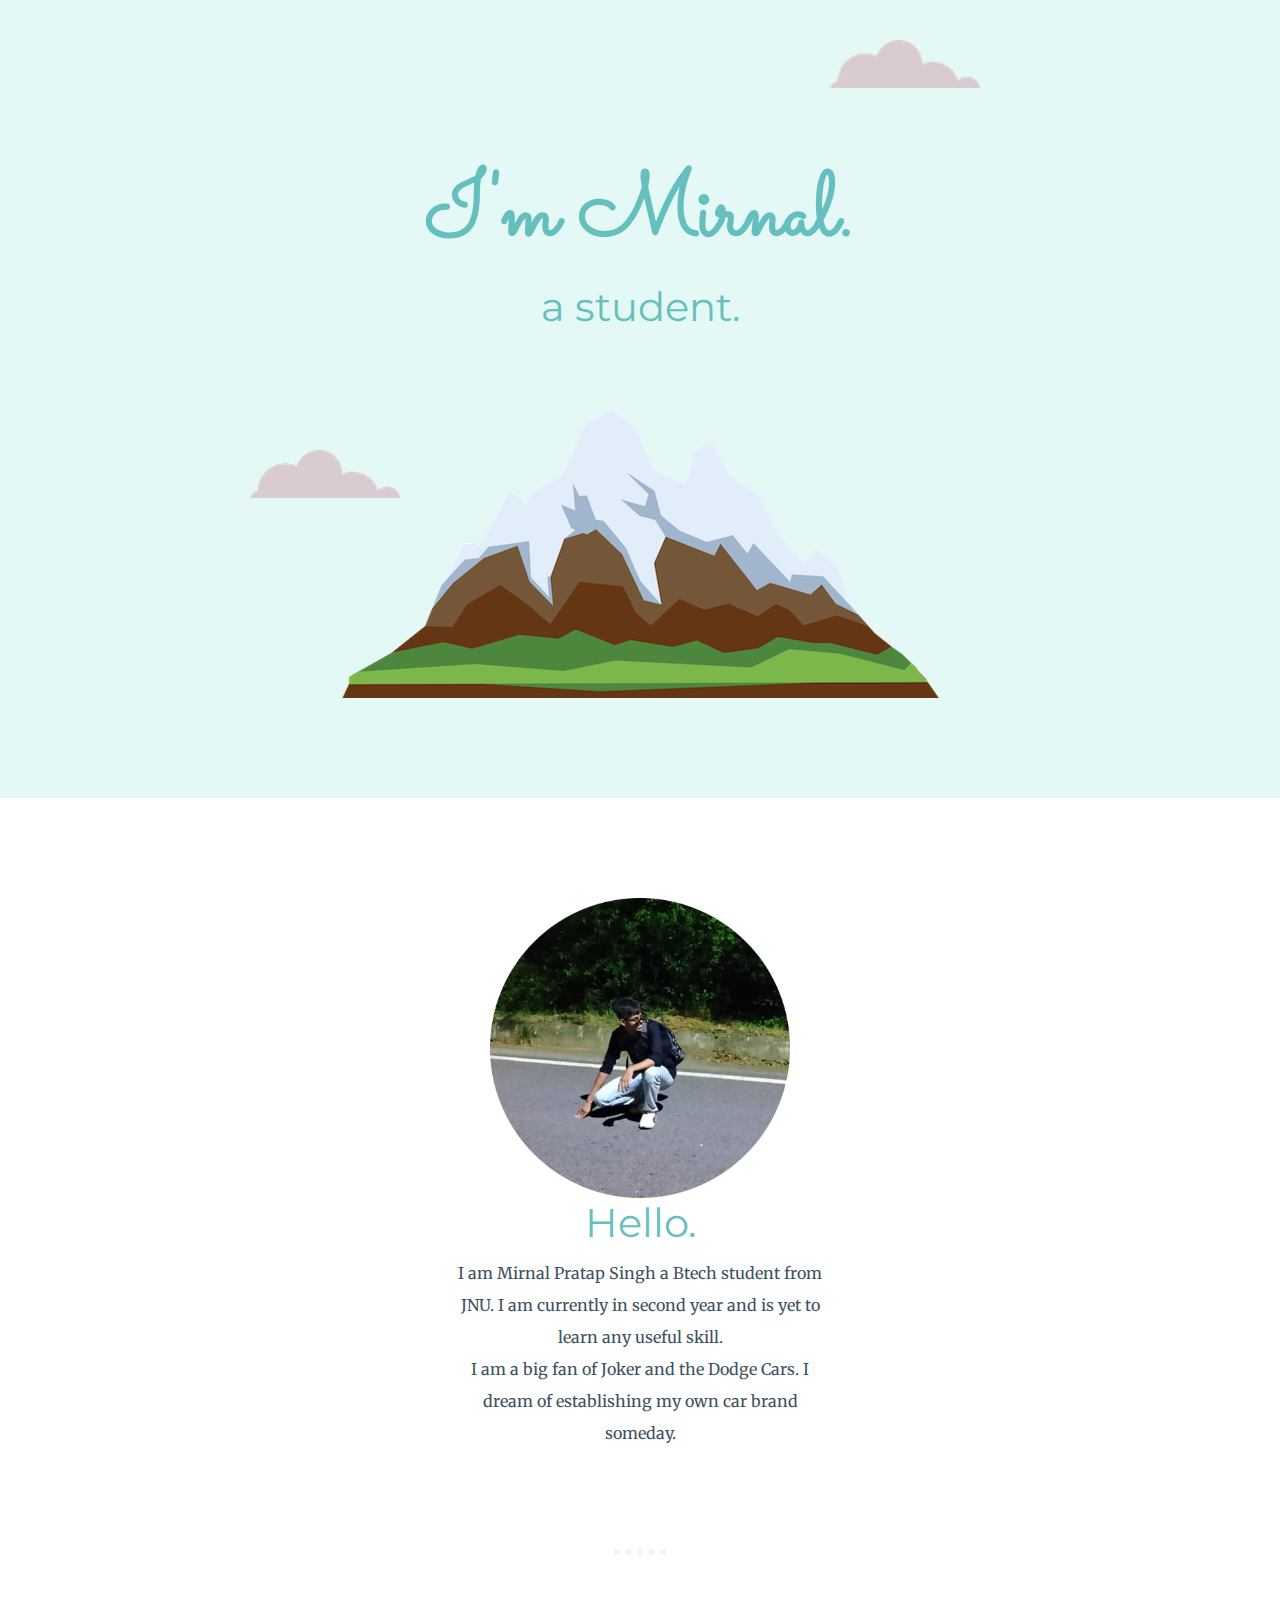
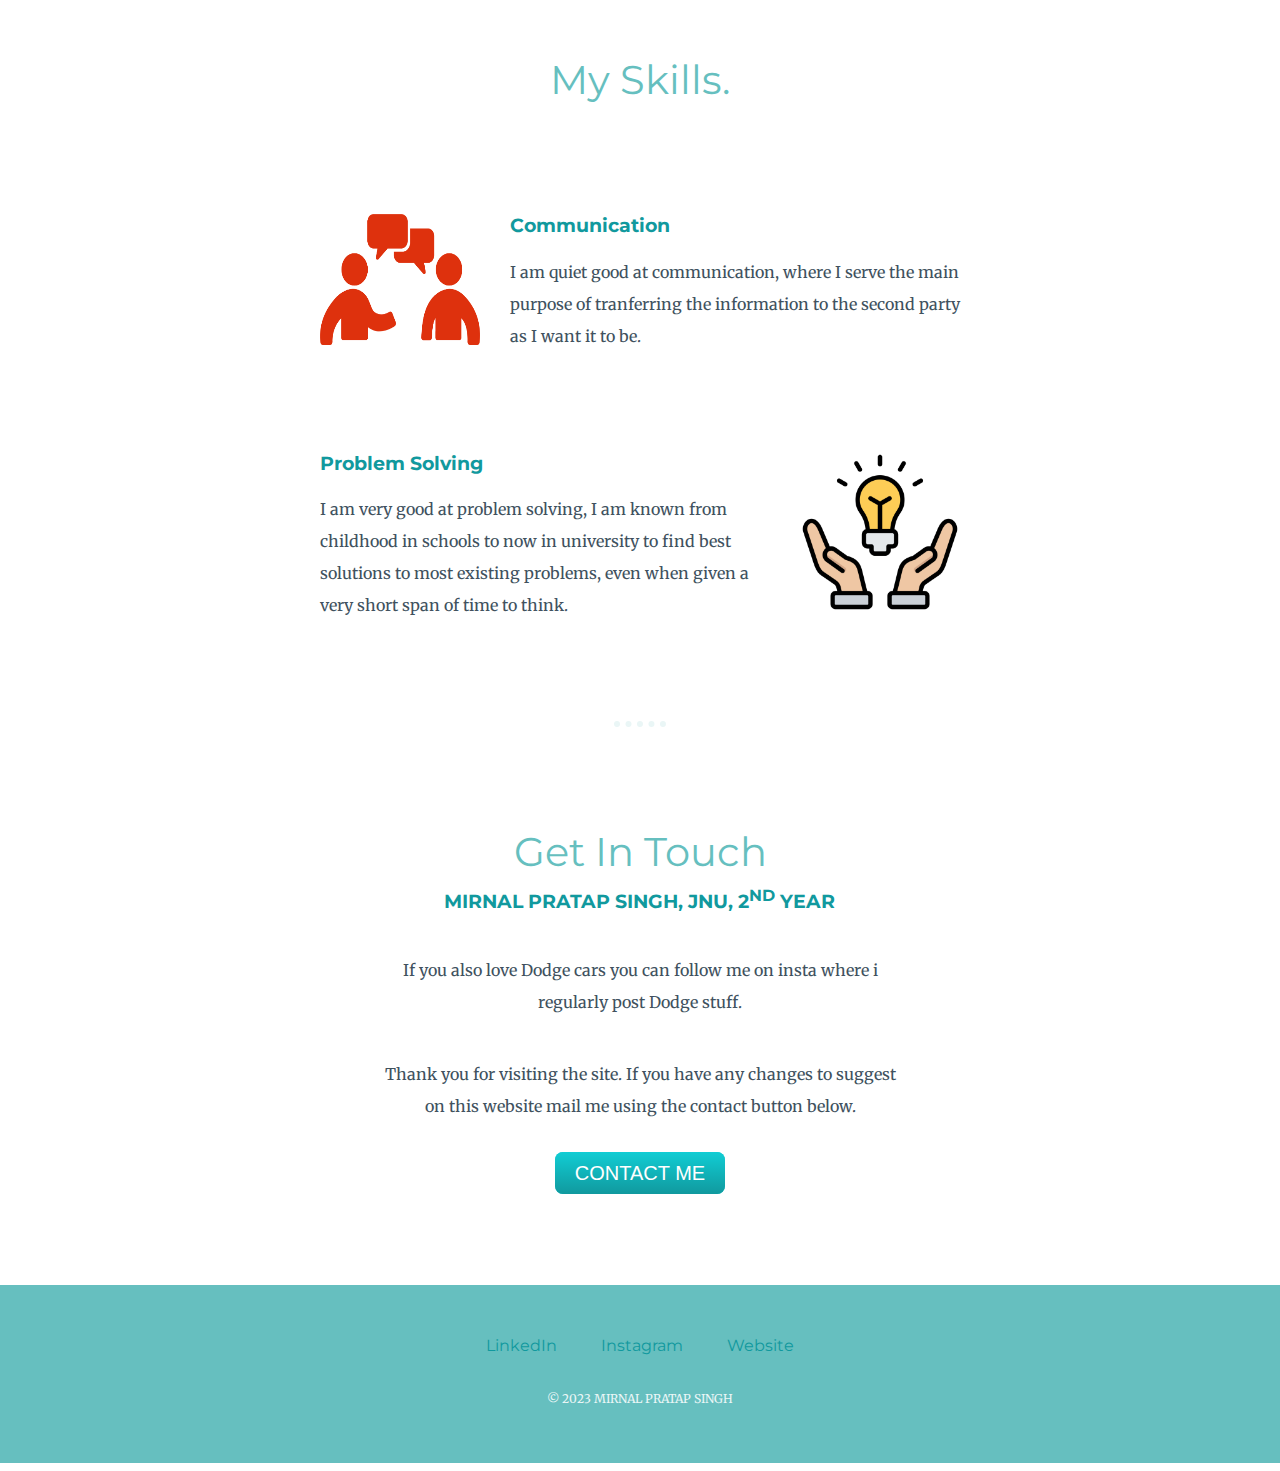
<file: index.html>
<html>
    <head>
        <meta charset="utf-8">
        <title>Mirnal Pratap Singh</title>
        <link rel="stylesheet" href="css/styles.css">
        <link rel="icon" href="images/favicon.ico">
        <link rel="preconnect" href="https://fonts.googleapis.com">
        <link rel="preconnect" href="https://fonts.gstatic.com" crossorigin>
        <link href="https://fonts.googleapis.com/css2?family=Merriweather&family=Montserrat&family=Sacramento&display=swap" rel="stylesheet">
    </head>
    <body>
        <div class="top">
            <img src="images/cloud.png" alt="cloud" class="cloud1">
            <h1>I'm Mirnal.</h1>
            <h2>a student.</h2>
            <img src="images/cloud.png" alt="cloud" class="cloud2">
            <img src="images/mountain.png" alt="mountain">
           
        </div>
        <div class="middle">
            <div class="profile">
              <img src="images/mirnal.png" alt="mirnal-profile" height="300px" >
              <h2>Hello.</h2>
              <p class="intro">I am  Mirnal Pratap Singh a Btech student from JNU. I am currently in second year and is yet to learn any useful skill.</p>
              <p class="intro">I am a big fan of Joker and the Dodge Cars. I dream of establishing my own car brand someday.</p>
            </div>
            <hr>
            <div class="skills">
              <h2>My Skills.</h2>
              <div class="skill-row">
                <img class="skill1" src="images/skill1.png" alt="skill1">
                <h3>Communication</h3>
                <p>I am quiet good at communication, where I serve the main purpose of tranferring the information to the second party as I want it to be.</p>
              </div>
              <div class="skill-row">
                <img class="skill2" src="images/skill2.png" alt="skill2">
                <h3>Problem Solving</h3>
                <p>I am very good at problem solving, I am known from childhood in schools to now in university to find best solutions to most existing problems, even when given a very short span of time to think.</p>
              </div>
            </div>
            <hr>
            <div class="contact-me">
              <h2 class="get">Get In Touch</h2>
              <h3 class="mirnal">MIRNAL PRATAP SINGH, JNU, 2<sup>ND</sup> YEAR</h3>
              <p class="contact-message">If you also love Dodge cars you can follow me on insta where i regularly post Dodge stuff. </p>
              <p class="contact-message">Thank you for visiting the site. If you have any changes to suggest on this website mail me using the contact button below.</p>
              <a class="btn" href="mailto:mirnalpratapsingh@gmail.com">CONTACT ME</a>
            </div>
        </div>
          
          
        <div class="bottom">
            <a class="footer-link" href="https://www.linkedin.com/in/mirnal-pratap-singh-a2538625b/">LinkedIn</a>
            <a class="footer-link" href="https://instagram.com/mirnal_verse?igshid=NGExMmI2YTkyZg==">Instagram</a>
            <a class="footer-link" href="https://youtu.be/dQw4w9WgXcQ">Website</a>
            <p class="copyright-message">© 2023  MIRNAL PRATAP SINGH</p>
        </div>
          
    </body>
</html>
</file>
<file: css/styles.css>
/****************************************************elements*****************************************************************/
body{
     color: #40515e;
     margin-top: 0px;
     margin-left: 0px;
     margin-right: 0px;
     text-align: center;
     font-family: 'merriweather',serif;
     }
h1{
   margin: 50px auto 0 auto;
   font-family: 'sacramento',cursive;
   font-size: 5.625rem;
   color: #66BFBF;
   }
h2{
   margin: 0 auto auto auto;
   font-family: 'montserrat',sans-serif;
   font-size: 2.5rem;
   color: #66BFBF;
   font-weight: normal;
   padding-bottom: 10px;
  }
h3{
   font-family: 'montserrat',sans-serif;
   color: #11999E;
  }
a{
  color: #11999E;
  font-family: 'montserrat',sans-serif;
  margin: 10px 20px;
  text-decoration: none;
 }
a:hover{
        color: #eaf6f6;
}
p{
        line-height: 2;

}
hr{
        border-style:none;
        border-top-style: dotted;
        border-width: 6px;
        border-color: #eaf6f6;
        height:0px;
        width: 4%;
        margin: 100px auto;
}

/****************************************************classes******************************************************************/
.top{
     background-color:  #E4F9F5;
     padding: 100px;
     position: relative;
    }
.middle{
        margin: 100px 0;
       }
.bottom{
        background-color: #66BFBF;
        padding: 50px 0 20px;
        margin-bottom:0;
       }
.cloud1{
        position: absolute;
        right: 300px;
        top: 40px;
       }
.cloud2{
        position: absolute;
        left: 250px;
        bottom: 300px;
       }
.intro{
        width: 30%;
        margin: auto;
}
.skill-row{
           width: 50%;
           margin: 100px auto 100px;
           text-align: left;
          }
.skill1{
        width: 25%;
        height: 131px;
        float: left;
        margin-right: 30px;
       }
.skill2{
        width: 25%;
        float: right;
        margin-left: 30px;
       }
.get{
        width: 40%;
        margin: auto;
}
.mirnal{
        width: 33%;
        margin: auto;
}
.contact-message{
        width: 40%;
        margin: 40px auto 40px;
}
.copyright-message{
        color: #eaf6f6;
        font-size: 0.75rem;
        padding: 20px 0;
}
.btn {
        background: #11cdd4;
        background-image: -webkit-linear-gradient(top, #11cdd4, #11999e);
        background-image: -moz-linear-gradient(top, #11cdd4, #11999e);
        background-image: -ms-linear-gradient(top, #11cdd4, #11999e);
        background-image: -o-linear-gradient(top, #11cdd4, #11999e);
        background-image: linear-gradient(to bottom, #11cdd4, #11999e);
        -webkit-border-radius: 8;
        -moz-border-radius: 8;
        border-radius: 8px;
        font-family: Arial;
        color: #ffffff;
        font-size: 20px;
        padding: 10px 20px 10px 20px;
        text-decoration: none;
      }
      
.btn:hover {
        background: #30e3cb;
        background-image: -webkit-linear-gradient(top, #30e3cb,  #2bc4ad);
        background-image: -moz-linear-gradient(top, #30e3cb,  #2bc4ad);
        background-image: -ms-linear-gradient(top, #30e3cb,  #2bc4ad);
        background-image: -o-linear-gradient(top, #30e3cb,  #2bc4ad);
        background-image: linear-gradient(to bottom, #30e3cb,  #2bc4ad);
        text-decoration: none;
      }
</file>
